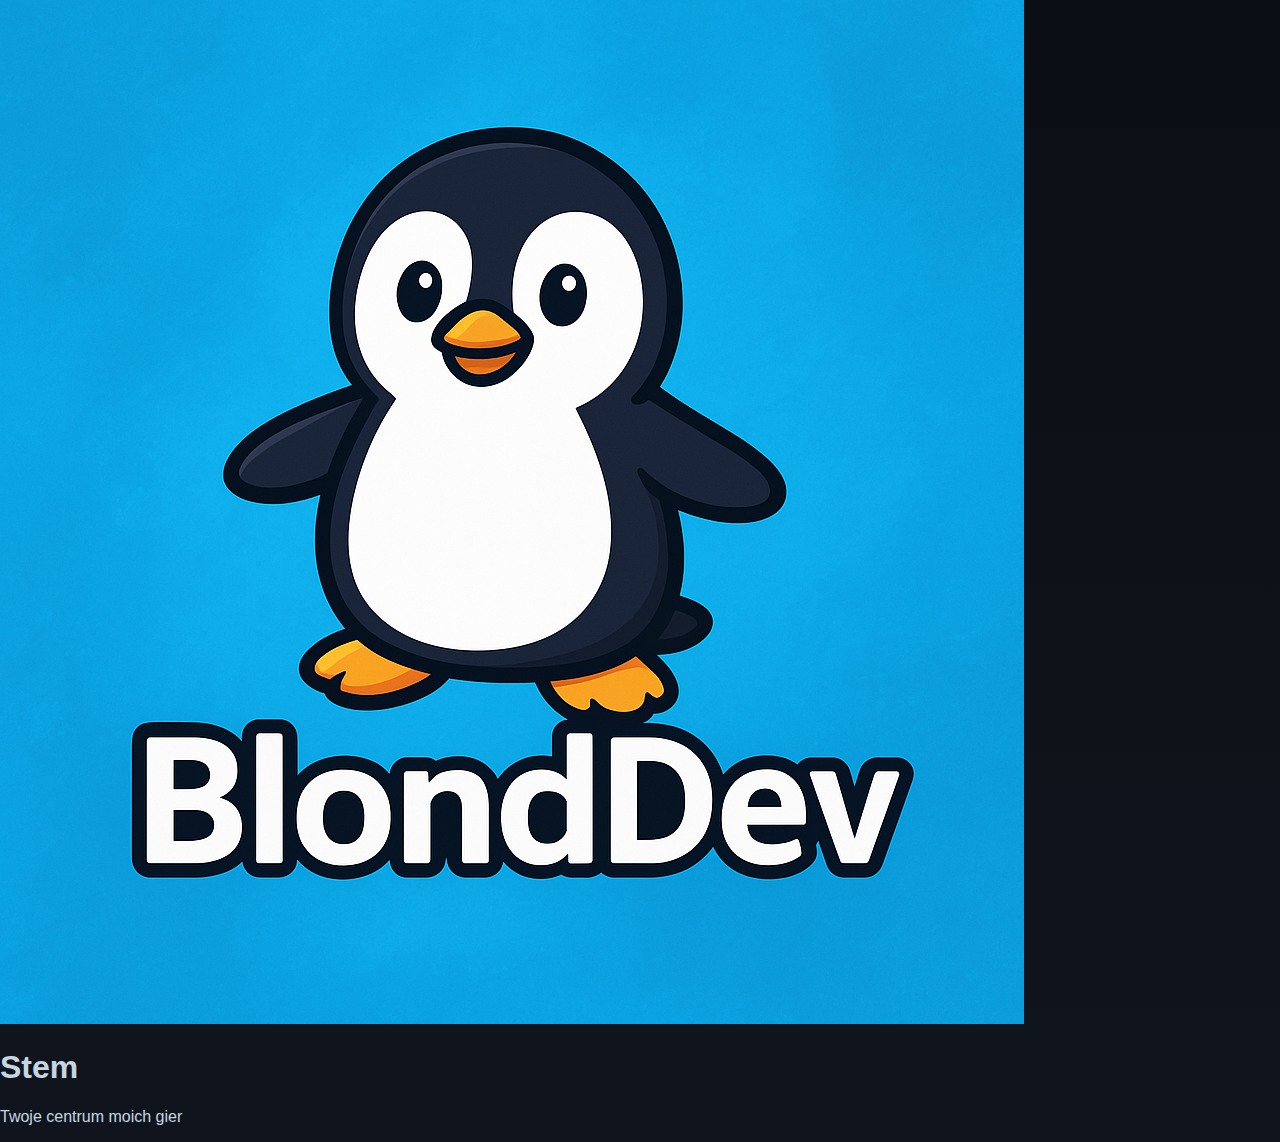
<file: index.html>
<!DOCTYPE html>
<html lang="pl">
<head>
    <meta charset="UTF-8">
    <title>Stem</title>
    <link rel="stylesheet" href="style.css">
</head>

<body class="intro-body">

    <div class="intro">
        <img src="images/Logo.png" class="logo-anim" alt="Logo">
        <h1 class="intro-title">Stem</h1>
        <p class="intro-sub">Twoje centrum moich gier</p>
    </div>

    <script>
        setTimeout(() => {
            document.body.classList.add("fade-out");
        }, 2500);

        setTimeout(() => {
            window.location.href = "store.html";
        }, 3300);
    </script>

</body>
</html>
</file>
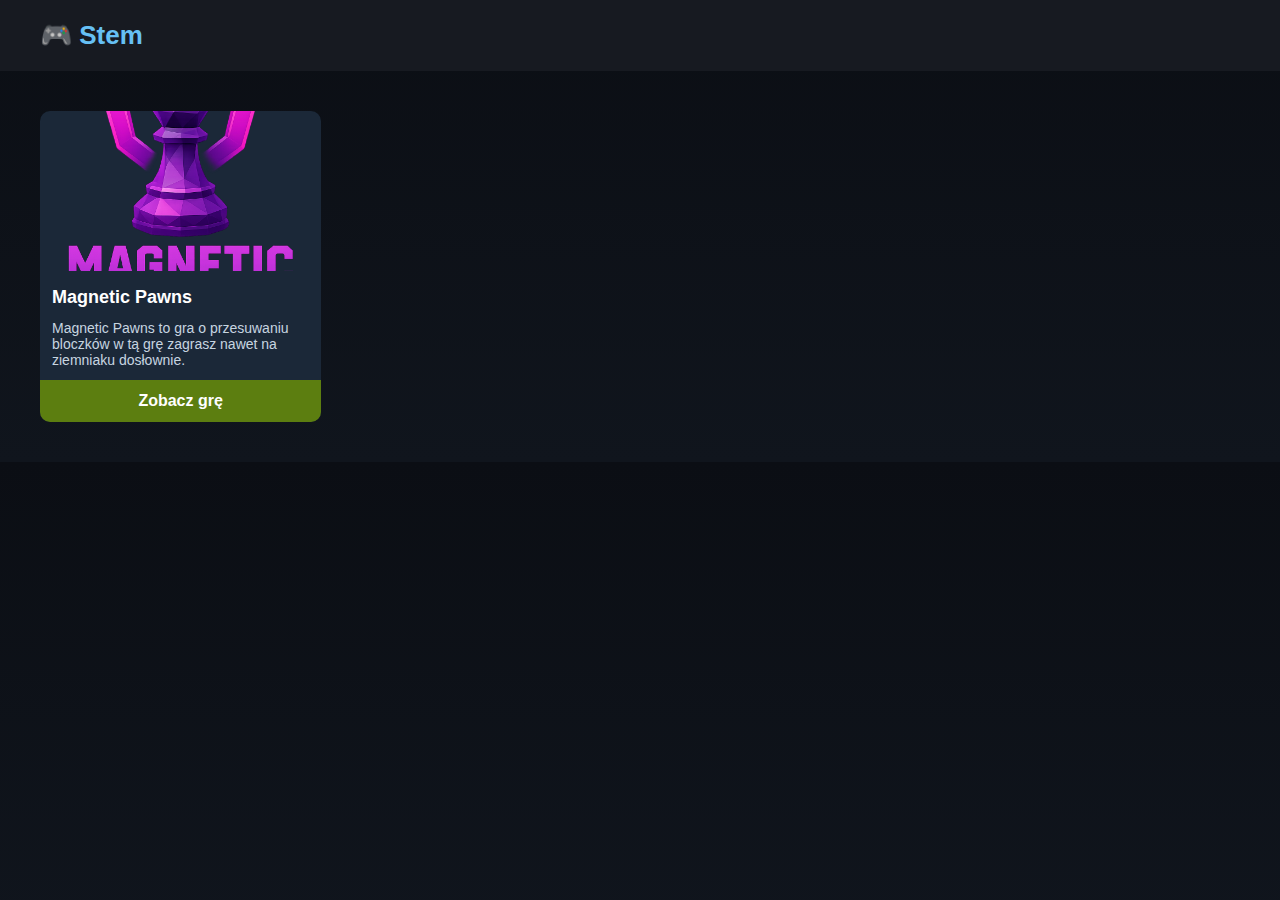
<file: strona-gier/index.html>
<!DOCTYPE html>
<html lang="pl">
<head>
    <meta charset="UTF-8">
    <title>Stem</title>
    <link rel="stylesheet" href="style.css">
</head>
<body>

<header>
    <h1>🎮 Stem</h1>
</header>

<main id="games"></main>

<script src="games.js"></script>
</body>
</html>
</file>
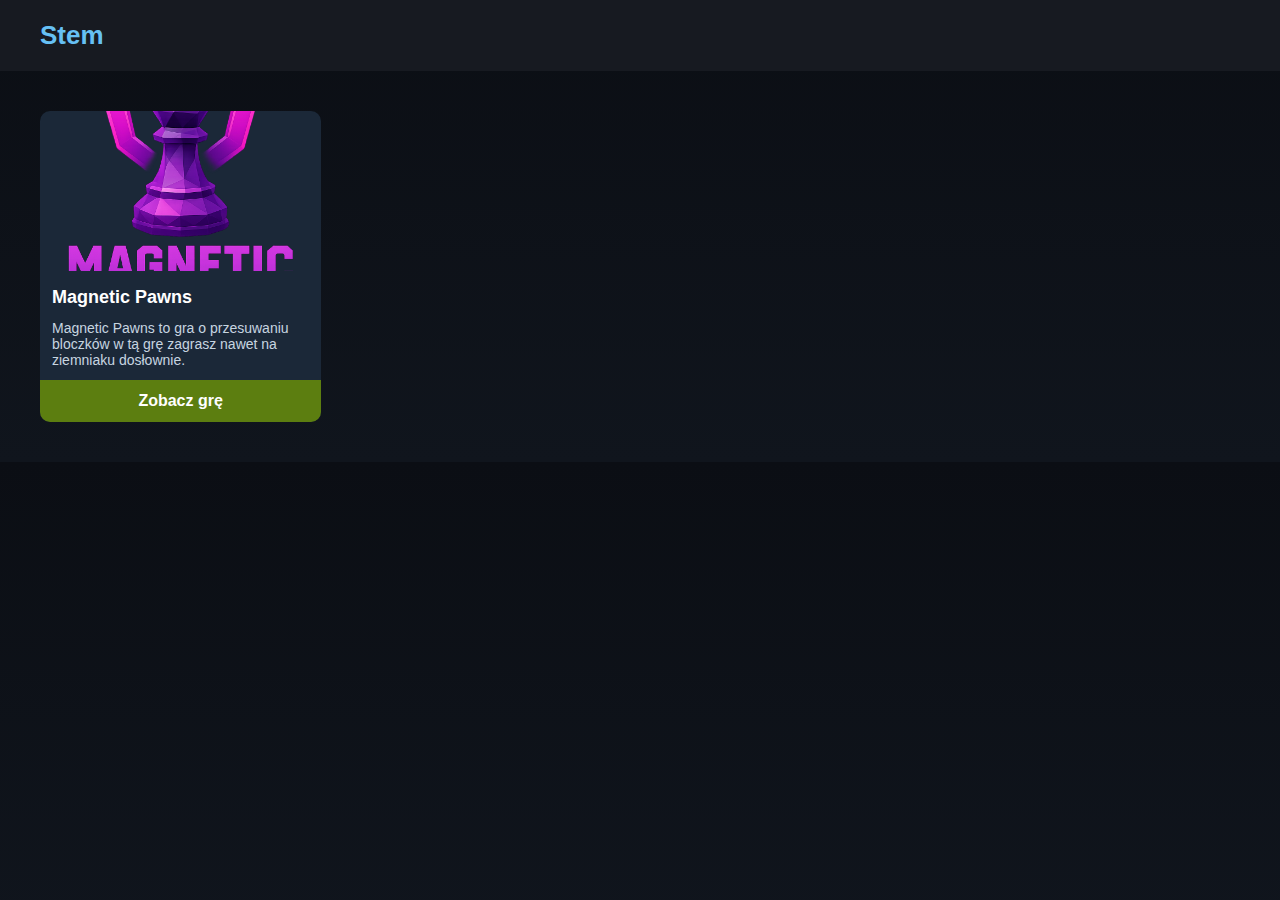
<file: store.html>
<!DOCTYPE html>
<html lang="pl">
<head>
    <meta charset="UTF-8">
    <title>Stem</title>
    <link rel="stylesheet" href="style.css">
</head>
<body>

<header>
    <a href="index.html" class="logo">Stem</a>
</header>

<main id="games"></main>

<script src="games.js"></script>
</body>
</html>
</file>
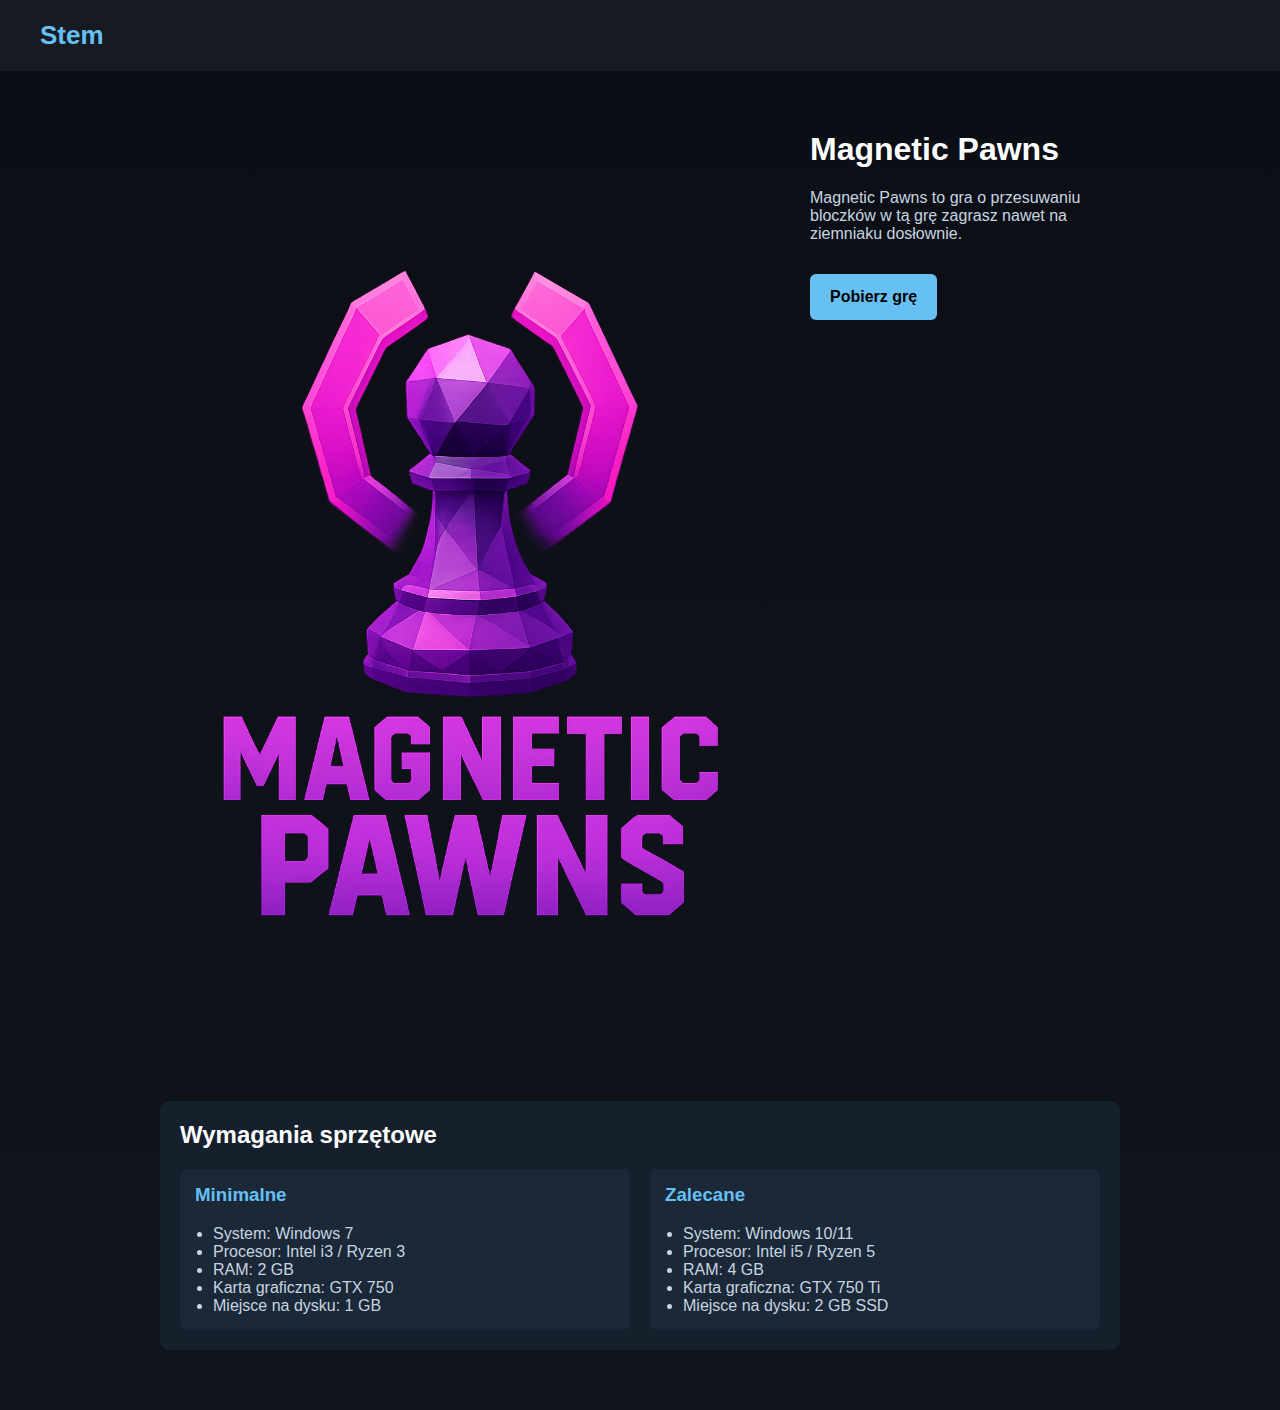
<file: games/Magnetic Pawns.html>
<!DOCTYPE html>
<html lang="pl">
<head>
    <meta charset="UTF-8">
    <title>Magnetic Pawns</title>
    <link rel="stylesheet" href="../style.css">
</head>
<body>

<header>
    <h1>Stem</h1>
</header>

<div class="game-page">

    <div class="game-hero">
        <img src="../images/Magnetic Pawns.png">

        <div class="game-info">
            <h1>Magnetic Pawns</h1>
            <p>
                Magnetic Pawns to gra o przesuwaniu bloczków w tą grę zagrasz nawet na ziemniaku dosłownie.
            </p>

            <a href="../downloads/Magnetic Pawns.rar" class="download-btn">
                Pobierz grę
            </a>
        </div>
    </div>

    <!-- ===== WYMAGANIA ===== -->
    <div class="requirements">
        <h2>Wymagania sprzętowe</h2>

        <div class="req-grid">
            <div class="req-box">
                <h3>Minimalne</h3>
                <ul>
                    <li>System: Windows 7</li>
                    <li>Procesor: Intel i3 / Ryzen 3</li>
                    <li>RAM: 2 GB</li>
                    <li>Karta graficzna: GTX 750</li>
                    <li>Miejsce na dysku: 1 GB</li>
                </ul>
            </div>

            <div class="req-box">
                <h3>Zalecane</h3>
                <ul>
                    <li>System: Windows 10/11</li>
                    <li>Procesor: Intel i5 / Ryzen 5</li>
                    <li>RAM: 4 GB</li>
                    <li>Karta graficzna: GTX 750 Ti</li>
                    <li>Miejsce na dysku: 2 GB SSD</li>
                </ul>
            </div>
        </div>
    </div>

</div>

</body>
</html>
</file>
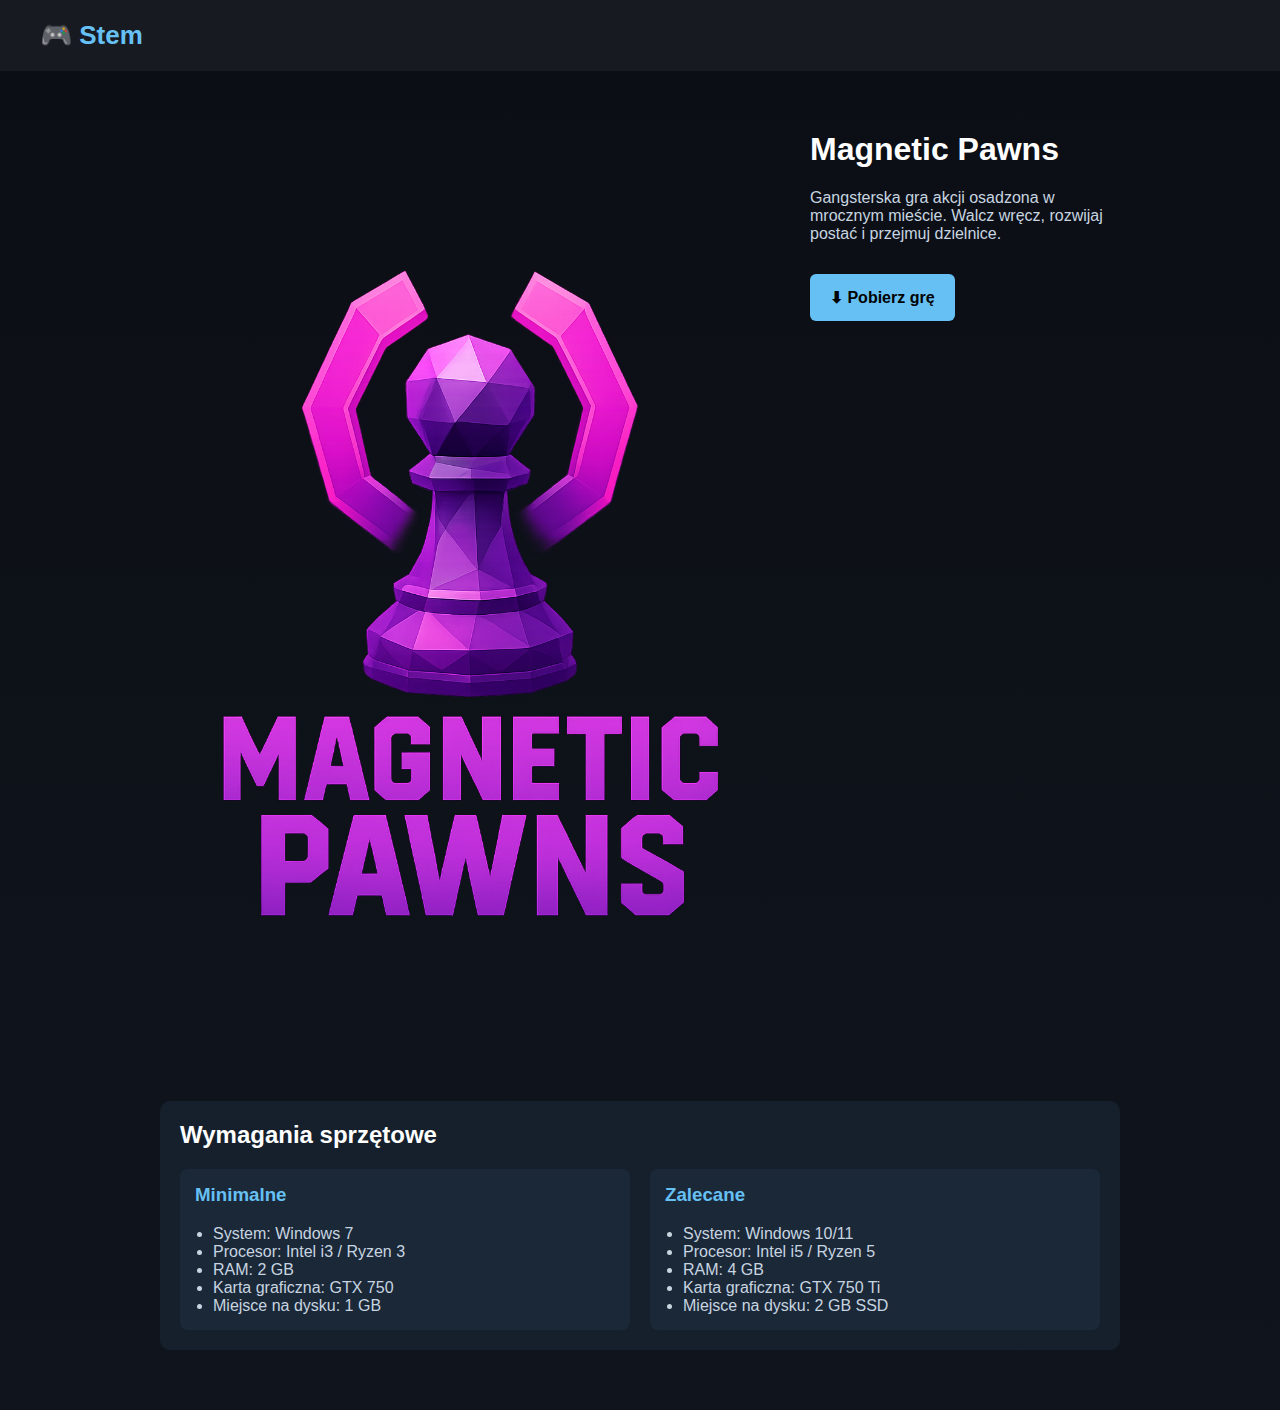
<file: strona-gier/games/Magnetic Pawns.html>
<!DOCTYPE html>
<html lang="pl">
<head>
    <meta charset="UTF-8">
    <title>Magnetic Pawns</title>
    <link rel="stylesheet" href="../style.css">
</head>
<body>

<header>
    <h1>🎮 Stem</h1>
</header>

<div class="game-page">

    <div class="game-hero">
        <img src="../images/Magnetic Pawns.png">

        <div class="game-info">
            <h1>Magnetic Pawns</h1>
            <p>
                Gangsterska gra akcji osadzona w mrocznym mieście.
                Walcz wręcz, rozwijaj postać i przejmuj dzielnice.
            </p>

            <a href="../downloads/Magnetic Pawns.rar" class="download-btn">
                ⬇ Pobierz grę
            </a>
        </div>
    </div>

    <!-- ===== WYMAGANIA ===== -->
    <div class="requirements">
        <h2>Wymagania sprzętowe</h2>

        <div class="req-grid">
            <div class="req-box">
                <h3>Minimalne</h3>
                <ul>
                    <li>System: Windows 7</li>
                    <li>Procesor: Intel i3 / Ryzen 3</li>
                    <li>RAM: 2 GB</li>
                    <li>Karta graficzna: GTX 750</li>
                    <li>Miejsce na dysku: 1 GB</li>
                </ul>
            </div>

            <div class="req-box">
                <h3>Zalecane</h3>
                <ul>
                    <li>System: Windows 10/11</li>
                    <li>Procesor: Intel i5 / Ryzen 5</li>
                    <li>RAM: 4 GB</li>
                    <li>Karta graficzna: GTX 750 Ti</li>
                    <li>Miejsce na dysku: 2 GB SSD</li>
                </ul>
            </div>
        </div>
    </div>

</div>

</body>
</html>
</file>
<file: style.css>
* {
    box-sizing: border-box;
}

body {
    margin: 0;
    font-family: "Segoe UI", Arial, sans-serif;
    background: linear-gradient(180deg, #0b0e14, #10151d);
    color: #c7d5e0;
}

/* ===== HEADER ===== */
header {
    background: #171a21;
    padding: 20px 40px;
    display: flex;
    align-items: center;
}

header h1 {
    color: #66c0f4;
    margin: 0;
    font-size: 26px;
}

/* ===== GRID GIER ===== */
main#games {
    padding: 40px;
    display: grid;
    grid-template-columns: repeat(auto-fill, minmax(260px, 1fr));
    gap: 25px;
}

/* ===== KARTA GRY ===== */
.card {
    background: #1b2838;
    border-radius: 10px;
    overflow: hidden;
    transition: transform 0.2s ease, box-shadow 0.2s ease;
}

.card:hover {
    transform: translateY(-6px);
    box-shadow: 0 10px 30px rgba(0,0,0,0.6);
}

.card img {
    width: 100%;
    height: 160px;
    object-fit: cover;
}

.card h2 {
    font-size: 18px;
    margin: 12px;
    color: #ffffff;
}

.card p {
    font-size: 14px;
    margin: 0 12px 12px;
}

.card a {
    display: block;
    background: #5c7e10;
    color: white;
    text-align: center;
    padding: 12px;
    text-decoration: none;
    font-weight: bold;
}

.card a:hover {
    background: #6fa720;
}

/* ===== STRONA GRY ===== */
.game-page {
    max-width: 1000px;
    margin: 40px auto;
    padding: 20px;
}

.game-hero {
    display: grid;
    grid-template-columns: 2fr 1fr;
    gap: 30px;
}

.game-hero img {
    width: 100%;
    border-radius: 10px;
}

.game-info h1 {
    margin-top: 0;
    color: #ffffff;
}

.download-btn {
    display: inline-block;
    background: #66c0f4;
    color: #000;
    padding: 14px 20px;
    margin-top: 15px;
    font-weight: bold;
    text-decoration: none;
    border-radius: 6px;
}

.download-btn:hover {
    background: #8fd3ff;
}

/* ===== WYMAGANIA ===== */
.requirements {
    margin-top: 40px;
    background: #16202d;
    padding: 20px;
    border-radius: 10px;
}

.requirements h2 {
    margin-top: 0;
    color: #ffffff;
}

.req-grid {
    display: grid;
    grid-template-columns: 1fr 1fr;
    gap: 20px;
}

.req-box {
    background: #1b2838;
    padding: 15px;
    border-radius: 8px;
}

.req-box h3 {
    margin-top: 0;
    color: #66c0f4;
}

.req-box ul {
    padding-left: 18px;
    margin: 0;
}

.logo {
    color: #66c0f4;
    font-size: 26px;
    font-weight: bold;
    text-decoration: none;
}

.logo:hover {
    color: #8fd3ff;
}
</file>
<file: strona-gier/style.css>
* {
    box-sizing: border-box;
}

body {
    margin: 0;
    font-family: "Segoe UI", Arial, sans-serif;
    background: linear-gradient(180deg, #0b0e14, #10151d);
    color: #c7d5e0;
}

/* ===== HEADER ===== */
header {
    background: #171a21;
    padding: 20px 40px;
    display: flex;
    align-items: center;
}

header h1 {
    color: #66c0f4;
    margin: 0;
    font-size: 26px;
}

/* ===== GRID GIER ===== */
main#games {
    padding: 40px;
    display: grid;
    grid-template-columns: repeat(auto-fill, minmax(260px, 1fr));
    gap: 25px;
}

/* ===== KARTA GRY ===== */
.card {
    background: #1b2838;
    border-radius: 10px;
    overflow: hidden;
    transition: transform 0.2s ease, box-shadow 0.2s ease;
}

.card:hover {
    transform: translateY(-6px);
    box-shadow: 0 10px 30px rgba(0,0,0,0.6);
}

.card img {
    width: 100%;
    height: 160px;
    object-fit: cover;
}

.card h2 {
    font-size: 18px;
    margin: 12px;
    color: #ffffff;
}

.card p {
    font-size: 14px;
    margin: 0 12px 12px;
}

.card a {
    display: block;
    background: #5c7e10;
    color: white;
    text-align: center;
    padding: 12px;
    text-decoration: none;
    font-weight: bold;
}

.card a:hover {
    background: #6fa720;
}

/* ===== STRONA GRY ===== */
.game-page {
    max-width: 1000px;
    margin: 40px auto;
    padding: 20px;
}

.game-hero {
    display: grid;
    grid-template-columns: 2fr 1fr;
    gap: 30px;
}

.game-hero img {
    width: 100%;
    border-radius: 10px;
}

.game-info h1 {
    margin-top: 0;
    color: #ffffff;
}

.download-btn {
    display: inline-block;
    background: #66c0f4;
    color: #000;
    padding: 14px 20px;
    margin-top: 15px;
    font-weight: bold;
    text-decoration: none;
    border-radius: 6px;
}

.download-btn:hover {
    background: #8fd3ff;
}

/* ===== WYMAGANIA ===== */
.requirements {
    margin-top: 40px;
    background: #16202d;
    padding: 20px;
    border-radius: 10px;
}

.requirements h2 {
    margin-top: 0;
    color: #ffffff;
}

.req-grid {
    display: grid;
    grid-template-columns: 1fr 1fr;
    gap: 20px;
}

.req-box {
    background: #1b2838;
    padding: 15px;
    border-radius: 8px;
}

.req-box h3 {
    margin-top: 0;
    color: #66c0f4;
}

.req-box ul {
    padding-left: 18px;
    margin: 0;
}
</file>
